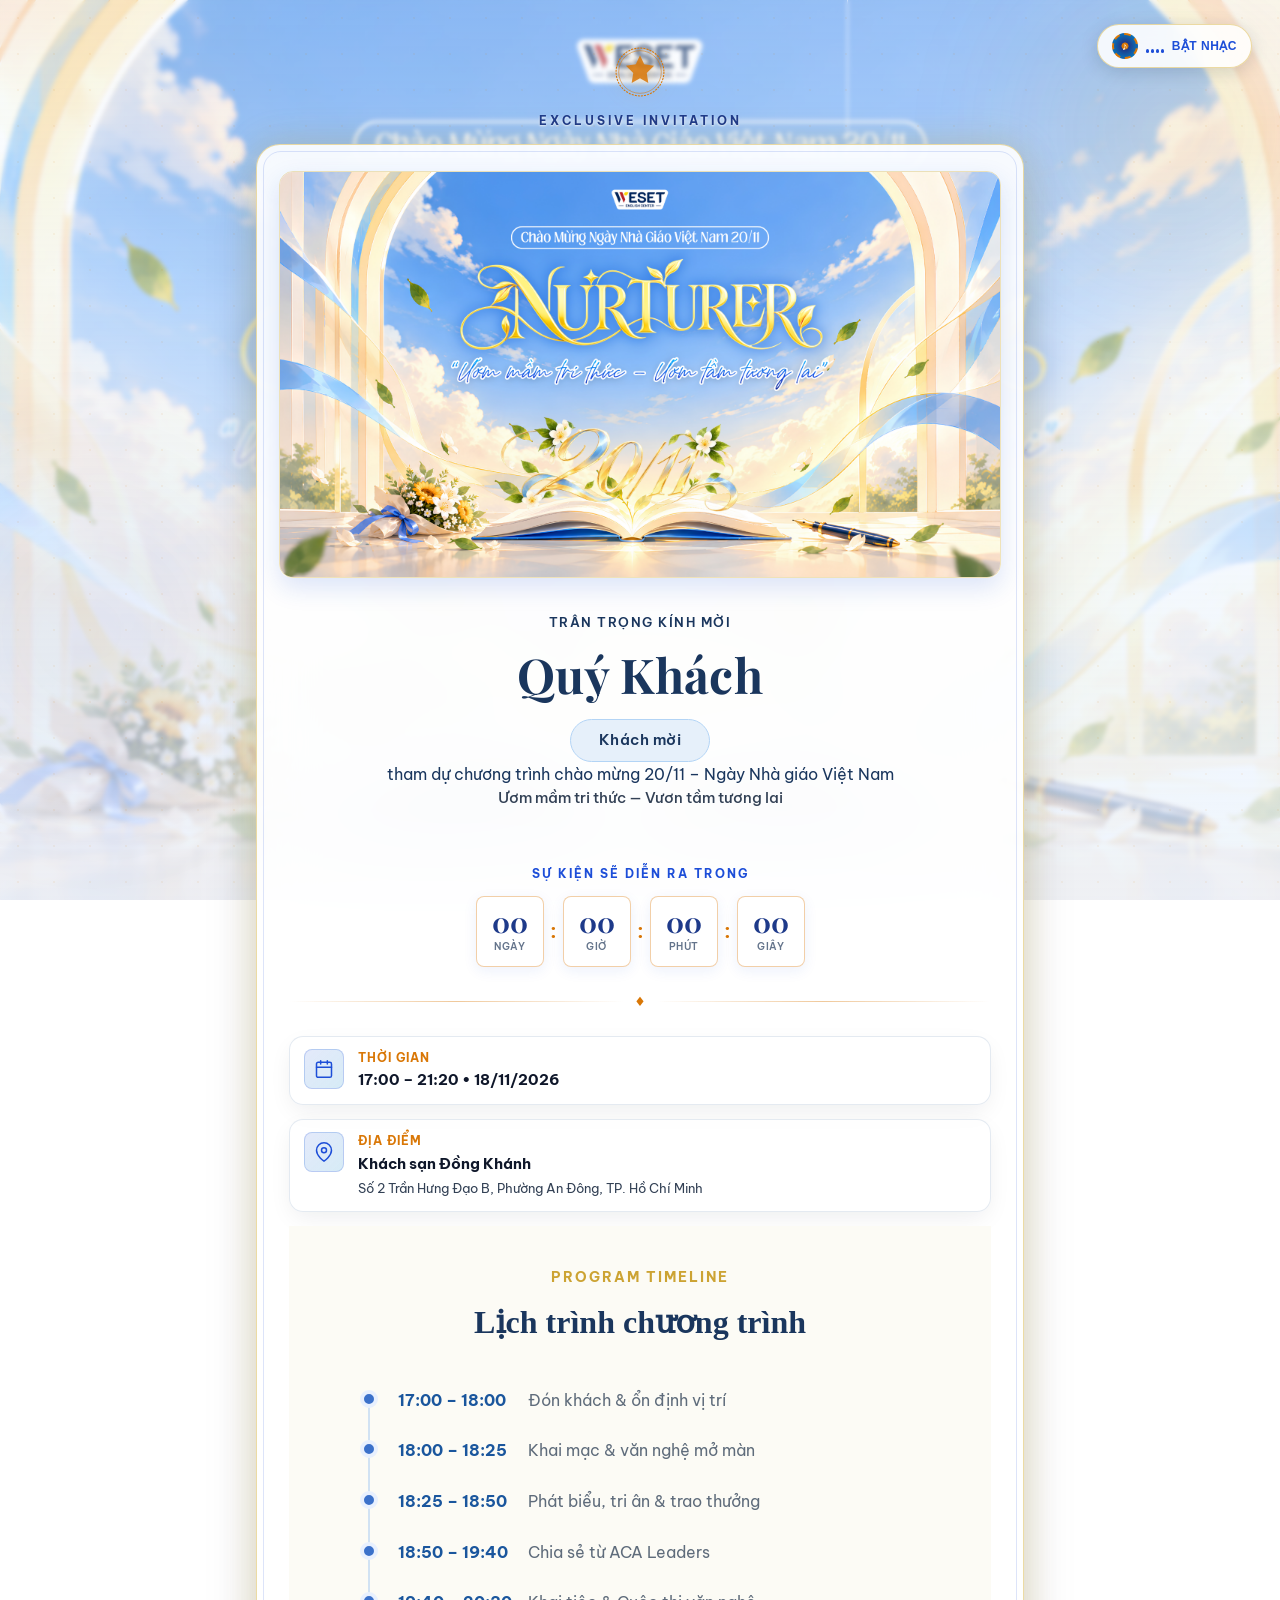
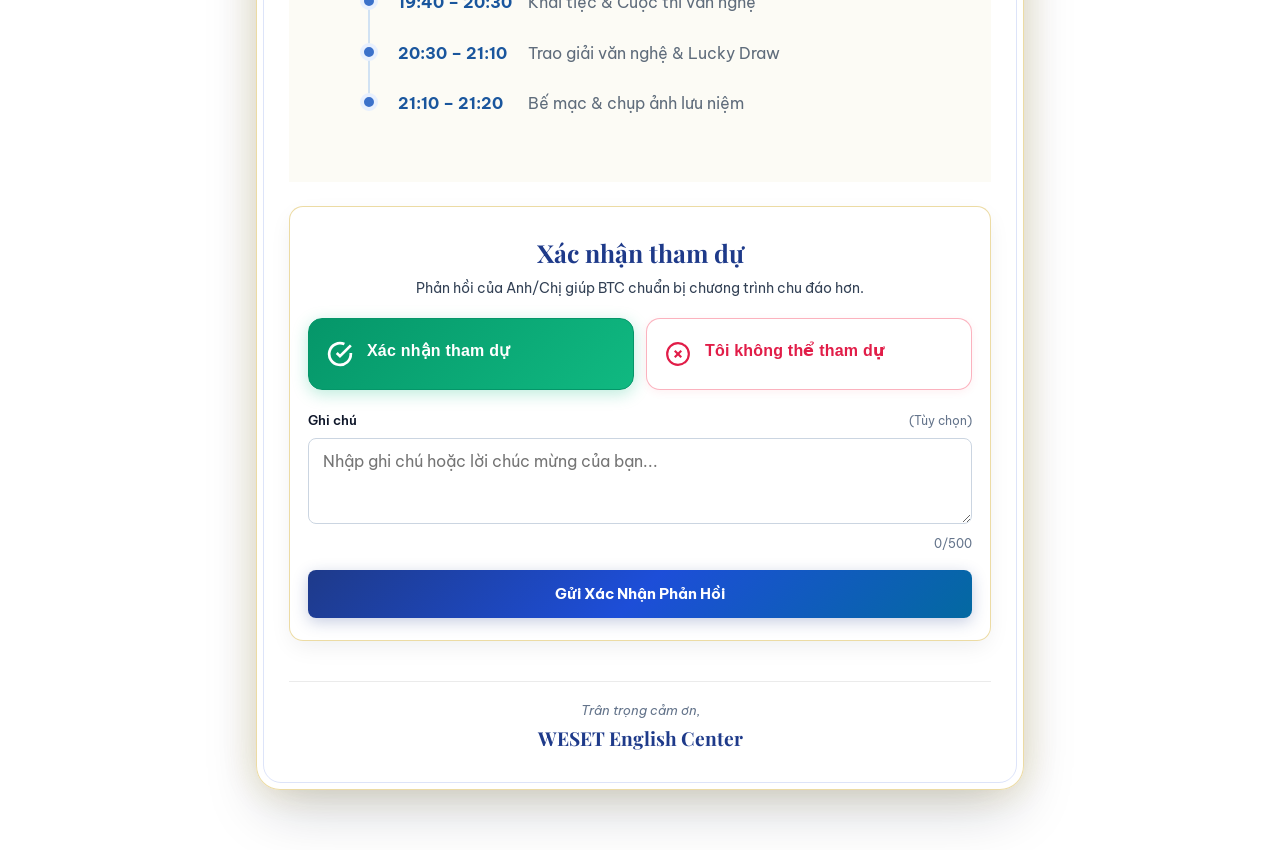
<file: index.html>
<!DOCTYPE html>
<html lang="vi">
<head>
  <meta charset="UTF-8">
  <meta name="viewport" content="width=device-width, initial-scale=1.0, maximum-scale=5.0">
  <title>Thư Mời tham dự 20/11 </title>
  
  <!-- SEO & OpenGraph Meta Tags for Bulk Email & Social Sharing -->
  <meta name="description" content="NURTURER: Ươm mầm tri thức - Vươn tầm tương lai. Thư mời tham dự chương trình chào mừng Ngày Nhà Giáo Việt Nam 20/11 >
  <meta name="theme-color" content="#1d4ed8">

  
  <!-- OpenGraph / Facebook / Zalo -->
  <meta property="og:type" content="website">
  <meta property="og:url" content="https://yourusername.github.io/InviteTicketWebApp/">
  <meta property="og:title" content="Thư Mời tham dự ">
  <meta property="og:description" content="Ươm mầm tri thức - Vươn tầm tương lai. Kính mời Quý Thầy Cô & Quý Khách xác nhận RSVP trực tuyến.">
  <meta property="og:image" content="img/KEY VISUAL 2011.png">
  
  <!-- Twitter Card -->
  <meta name="twitter:card" content="summary_large_image">
  <meta name="twitter:title" content="Thư Mời tam dự">
  <meta name="twitter:description" content="Ươm mầm tri thức - Vươn tầm tương lai. Kính mời Quý Thầy Cô & Quý Khách xác nhận RSVP trực tuyến.">
  <meta name="twitter:image" content="img/KEY VISUAL 2011.png">

  <!-- Google Fonts: Playfair Display (Serif Elegance) & Plus Jakarta Sans (Clean Modern) -->
  <link rel="preconnect" href="https://fonts.googleapis.com">
  <link rel="preconnect" href="https://fonts.gstatic.com" crossorigin>
  <link href="https://fonts.googleapis.com/css2?family=Playfair+Display:ital,wght@0,500;0,600;0,700;1,400;1,600&family=Plus+Jakarta+Sans:wght@300;400;500;600;700&display=swap" rel="stylesheet">

  <link rel="stylesheet" href="style.css">
</head>
<body>

  <!-- Floating Ambient Particles Background -->
  <div class="ambient-glow bg-glow-1" aria-hidden="true"></div>
  <div class="ambient-glow bg-glow-2" aria-hidden="true"></div>
  <div class="stars-pattern" aria-hidden="true"></div>

  <!-- Floating Audio Toggle Button -->
  <button id="audio-toggle-btn" class="audio-control" aria-label="Bật/Tắt âm nhạc nền" title="Bật/Tắt âm nhạc nền">
    <div class="disc-icon-wrapper">
      <span class="disc-vinyl"></span>
      <span class="music-note">♪</span>
    </div>
    <div class="sound-wave" aria-hidden="true">
      <span class="bar bar-1"></span>
      <span class="bar bar-2"></span>
      <span class="bar bar-3"></span>
      <span class="bar bar-4"></span>
    </div>
    <span class="audio-tooltip" id="audio-tooltip">Âm nhạc</span>
  </button>

  <!-- Background Music Audio Element -->
  <audio id="bg-audio" preload="auto" loop></audio>

  <!-- Main Container -->
  <main class="invitation-wrapper">
    
    <!-- Top Ornamental Monogram / Logo -->
    <header class="header-ornament">
      <div class="seal-badge">
        <svg class="seal-icon" viewBox="0 0 100 100" fill="none" xmlns="http://www.w3.org/2000/svg">
          <circle cx="50" cy="50" r="46" stroke="currentColor" stroke-width="2" stroke-dasharray="4 2"/>
          <circle cx="50" cy="50" r="41" stroke="currentColor" stroke-width="1"/>
          <path d="M50 18L58 35L77 38L63 52L66 71L50 62L34 71L37 52L23 38L42 35L50 18Z" fill="currentColor" opacity="0.85"/>
        </svg>
      </div>
      <p class="eyebrow-text">EXCLUSIVE INVITATION</p>
    </header>

    <!-- Invitation Card -->
    <article class="invitation-card" id="invitation-card">
      <div class="card-border-ornament" aria-hidden="true"></div>

      <!-- Key Visual Artwork Banner -->
      <div class="card-hero-banner">
        <img src="img/KEY VISUAL 2011.png" alt="WESET 20/11 NURTURER - Ươm mầm tri thức, Vươn tầm tương lai" class="hero-banner-img" loading="eager">
      </div>
      
      <!-- Card Header -->
      <section class="card-hero">
                   
        <!-- Dynamic Guest Name Banner (Parsed from URL) -->
        <div class="guest-salutation-box" id="guest-salutation-box">
          <div class="salutation-prefix">TRÂN TRỌNG KÍNH MỜI </div>
          <h2 class="guest-name-display" id="guest-name-display">Tên Khách Mời</h2>
         <div class="guest-ticket-badge" id="guest-ticket-badge">
    <span class="ticket-code" id="guest-id-display">Chức vụ</span>
</div>
         <p class="event-description">tham dự chương trình chào mừng 20/11 – Ngày Nhà giáo Việt Nam</p>
        <p class="event-subtitle" id="event-subtitle"><strong>NURTURER – Ươm mầm tri thức, ươm tầm tương lai.</strong></p>

    </div>
</section>

      <!-- Countdown Timer Section -->
      <section class="countdown-section" aria-label="Đếm ngược đến sự kiện">
        <h3 class="section-micro-heading">SỰ KIỆN SẼ DIỄN RA TRONG</h3>
        <div class="countdown-grid" id="countdown-grid">
          <div class="countdown-item">
            <span class="countdown-number" id="cd-days">00</span>
            <span class="countdown-label">Ngày</span>
          </div>
          <div class="countdown-divider">:</div>
          <div class="countdown-item">
            <span class="countdown-number" id="cd-hours">00</span>
            <span class="countdown-label">Giờ</span>
          </div>
          <div class="countdown-divider">:</div>
          <div class="countdown-item">
            <span class="countdown-number" id="cd-minutes">00</span>
            <span class="countdown-label">Phút</span>
          </div>
          <div class="countdown-divider">:</div>
          <div class="countdown-item">
            <span class="countdown-number" id="cd-seconds">00</span>
            <span class="countdown-label">Giây</span>
          </div>
        </div>
      </section>

      <div class="divider-gold" aria-hidden="true">
        <span class="divider-diamond">♦</span>
      </div>

      <!-- Event Logistics Details -->
      <section class="event-details-section">
        <div class="detail-row">
          <div class="detail-icon-box">
            <svg viewBox="0 0 24 24" fill="none" stroke="currentColor" stroke-width="1.8" stroke-linecap="round" stroke-linejoin="round">
              <rect x="3" y="4" width="18" height="18" rx="2" ry="2"></rect>
              <line x1="16" y1="2" x2="16" y2="6"></line>
              <line x1="8" y1="2" x2="8" y2="6"></line>
              <line x1="3" y1="10" x2="21" y2="10"></line>
            </svg>
          </div>
          <div class="detail-content">
            <span class="detail-label">Thời gian</span>
            <strong class="detail-value" id="event-date">17:00 – 21:20 • 18/11/2026</strong>
                    </div>
        </div>

        <div class="detail-row">
          <div class="detail-icon-box">
            <svg viewBox="0 0 24 24" fill="none" stroke="currentColor" stroke-width="1.8" stroke-linecap="round" stroke-linejoin="round">
              <path d="M21 10c0 7-9 13-9 13s-9-6-9-13a9 9 0 0 1 18 0z"></path>
              <circle cx="12" cy="10" r="3"></circle>
            </svg>
          </div>
          <div class="detail-content">
            <span class="detail-label"<span>ĐỊA ĐIỂM</span>
            <strong class="detail-value" id="event-venue">Khách sạn Đồng Khánh</strong>
            <span class="detail-sub" id="event-address">Số 2 Trần Hưng Đạo B, Phường An Đông, TP. Hồ Chí Minh</span>
          </div>
        </div>

     
        <!-- program timeline -->
   <section class="timeline-section">
    <div class="timeline-header">
        <span class="timeline-subtitle">PROGRAM TIMELINE</span>
        <h2 class="timeline-title">Lịch trình chương trình</h2>
    </div>
    
    <div class="timeline-container">
        <!-- Khung chứa đường kẻ dọc -->
        <div class="timeline-line"></div>
        
        <div class="timeline-item">
            <div class="timeline-dot"></div>
            <div class="timeline-time">17:00 – 18:00</div>
            <div class="timeline-content">Đón khách & ổn định vị trí</div>
        </div>
        
        <div class="timeline-item">
            <div class="timeline-dot"></div>
            <div class="timeline-time">18:00 – 18:25</div>
            <div class="timeline-content">Khai mạc & văn nghệ mở màn</div>
        </div>
        
        <div class="timeline-item">
            <div class="timeline-dot"></div>
            <div class="timeline-time">18:25 – 18:50</div>
            <div class="timeline-content">Phát biểu, tri ân & trao thưởng</div>
        </div>
        
        <div class="timeline-item">
            <div class="timeline-dot"></div>
            <div class="timeline-time">18:50 – 19:40</div>
            <div class="timeline-content">Chia sẻ từ ACA Leaders</div>
        </div>
        
        <div class="timeline-item">
            <div class="timeline-dot"></div>
            <div class="timeline-time">19:40 – 20:30</div>
            <div class="timeline-content">Khai tiệc & Cuộc thi văn nghệ</div>
        </div>
        
        <div class="timeline-item">
            <div class="timeline-dot"></div>
            <div class="timeline-time">20:30 – 21:10</div>
            <div class="timeline-content">Trao giải văn nghệ & Lucky Draw</div>
        </div>
        
        <div class="timeline-item">
            <div class="timeline-dot"></div>
            <div class="timeline-time">21:10 – 21:20</div>
            <div class="timeline-content">Bế mạc & chụp ảnh lưu niệm</div>
        </div>
    </div>
</section>

      <!-- ==================== RSVP SECTION ==================== -->
      <section class="rsvp-section" id="rsvp-container">
        <div class="rsvp-header">
         
          <h3 class="rsvp-title">Xác nhận tham dự</h3>
          <p class="rsvp-subtitle">
            Phản hồi của Anh/Chị giúp BTC chuẩn bị chương trình chu đáo hơn.
          </p>
        </div>

        <!-- RSVP Form (Headless Google Form Integration) -->
        <form id="rsvp-form" class="rsvp-form" novalidate>
          
          <!-- Hidden inputs automatically populated from URL query params -->
          <input type="hidden" id="input-guest-id" name="guest_id" value="">
          <input type="hidden" id="input-guest-name" name="guest_name" value="">
          <input type="hidden" id="input-attendance-status" name="attendance_status" value="">

          <!-- Read-only Guest Identification Preview in Form -->
        
          <!-- Optional Manual Name Input (Shown only when opened without ?name= parameter) -->
          <div class="form-group hidden" id="group-manual-name" style="margin-bottom: 16px;">
            <label for="input-manual-name" class="form-label">
              <span>Họ và tên Quý khách:</span>
              <span class="label-hint">(Vui lòng nhập tên)</span>
            </label>
            <input type="text" id="input-manual-name" class="form-control" placeholder="Ví dụ: Nguyễn Văn An" maxlength="100">
          </div>

          <!-- Quick One-Tap Action Buttons -->
          <div class="quick-rsvp-group">
            <button 
              type="button" 
              id="btn-rsvp-accept" 
              class="rsvp-btn rsvp-btn-accept" 
              data-attendance="Tham gia">
              <span class="btn-spinner" aria-hidden="true"></span>
              <span class="btn-content">
                <svg class="btn-rsvp-icon" viewBox="0 0 24 24" fill="none" stroke="currentColor" stroke-width="2.5">
                  <path d="M22 11.08V12a10 10 0 1 1-5.93-9.14"></path>
                  <polyline points="22 4 12 14.01 9 11.01"></polyline>
                </svg>
                <span class="btn-main-text">Xác nhận tham dự</span>
                           </span>
            </button>

            <button 
              type="button" 
              id="btn-rsvp-decline" 
              class="rsvp-btn rsvp-btn-decline" 
              data-attendance="Không thể tham gia">
              <span class="btn-spinner" aria-hidden="true"></span>
              <span class="btn-content">
                <svg class="btn-rsvp-icon" viewBox="0 0 24 24" fill="none" stroke="currentColor" stroke-width="2">
                  <circle cx="12" cy="12" r="10"></circle>
                  <line x1="15" y1="9" x2="9" y2="15"></line>
                  <line x1="9" y1="9" x2="15" y2="15"></line>
                </svg>
                <span class="btn-main-text">Tôi không thể tham dự</span>
                           </span>
            </button>
          </div>

          <!-- Optional Fields Container -->
          <div class="optional-fields-wrapper" id="optional-fields">
            
            <!-- Ghi chú (Khớp trực tiếp với Google Form) -->
            <div class="form-group">
              <label for="textarea-notes" class="form-label">
                <span>Ghi chú</span>
                <span class="label-hint">(Tùy chọn)</span>
              </label>
              <textarea 
                id="textarea-notes" 
                name="notes" 
                class="form-control form-textarea" 
                rows="3" 
                placeholder="Nhập ghi chú hoặc lời chúc mừng của bạn..."
                maxlength="500"></textarea>
              <div class="char-counter"><span id="char-count">0</span>/500</div>
            </div>

            <!-- Alternative Explicit Submit Button -->
            <div class="custom-submit-wrapper" id="custom-submit-wrapper">
              <button type="submit" id="btn-submit-rsvp" class="submit-action-btn">
                <span class="btn-spinner" aria-hidden="true"></span>
                <span class="btn-text">Gửi Xác Nhận Phản Hồi</span>
              </button>
            </div>
          </div>

          <!-- Loading & Submission Feedback Area -->
          <div id="form-feedback" class="form-feedback" role="alert" aria-live="polite"></div>
        </form>

        <!-- Post-Submission Confirmed Card (Shown after submitting or if already responded) -->
        <div id="rsvp-submitted-banner" class="submitted-banner hidden">
          <div class="submitted-icon">
            <svg viewBox="0 0 24 24" fill="none" stroke="currentColor" stroke-width="2.5">
              <path d="M22 11.08V12a10 10 0 1 1-5.93-9.14"></path>
              <polyline points="22 4 12 14.01 9 11.01"></polyline>
            </svg>
          </div>
          <h4 class="submitted-title" id="submitted-title">Quý Thầy Cô & Quý Khách Đã Phản Hồi RSVP</h4>
          <p class="submitted-text" id="submitted-summary">Cảm ơn Quý Thầy Cô & Quý Khách đã phản hồi. Chúng tôi đã ghi nhận thông tin tham dự của Quý Thầy Cô & Quý Khách.</p>
          <button type="button" id="btn-re-edit" class="btn-re-edit">
            Thay đổi lựa chọn phản hồi
          </button>
        </div>

      </section>

      <!-- Footer / Gratitude -->
      <footer class="card-footer">
        <p class="host-line">Trân trọng cảm ơn,</p>
        <p class="host-signature" id="event-host">WESET English Center</p>
            </footer>

    </article>
  </main>

  <!-- ==================== CONFIRMATION MODAL ==================== -->
  <div id="confirmation-modal" class="modal-backdrop hidden" role="dialog" aria-modal="true" aria-labelledby="modal-title">
    <div class="modal-dialog">
      <div class="modal-card">
        <button type="button" class="modal-close-btn" id="modal-close-btn" aria-label="Đóng cửa sổ">&times;</button>
        
        <div class="modal-badge-wrapper">
          <div class="modal-success-circle">
            <svg viewBox="0 0 24 24" fill="none" stroke="currentColor" stroke-width="3" stroke-linecap="round" stroke-linejoin="round">
              <polyline points="20 6 9 17 4 12"></polyline>
            </svg>
          </div>
        </div>

        <h3 class="modal-title" id="modal-title">Cảm Ơn Quý Thầy Cô & Quý Khách Đã Xác Nhận!</h3>
        <p class="modal-guest-line" id="modal-guest-name">Kính gửi Quý Khách,</p>
        
        <div class="modal-status-box" id="modal-status-box">
          <!-- Filled dynamically by script.js -->
        </div>

        <p class="modal-closing-note">
          Thông tin phản hồi của Quý Thầy Cô & Quý Khách đã được chuyển tới Ban Tổ Chức. Chúc Quý Thầy Cô & Quý Khách một ngày tuyệt vời và hẹn gặp lại trong sự kiện!
        </p>

        <div class="modal-actions">
          <button type="button" class="modal-btn modal-btn-primary" id="modal-btn-calendar">
            <svg viewBox="0 0 24 24" fill="none" stroke="currentColor" stroke-width="2" class="modal-btn-icon">
              <rect x="3" y="4" width="18" height="18" rx="2" ry="2"></rect>
              <line x1="16" y1="2" x2="16" y2="6"></line>
              <line x1="8" y1="2" x2="8" y2="6"></line>
              <line x1="3" y1="10" x2="21" y2="10"></line>
            </svg>
            Lưu vào Lịch Nhắc
          </button>
          <button type="button" class="modal-btn modal-btn-secondary" id="modal-btn-done">
            Đã hiểu & Hoàn tất
          </button>
        </div>
      </div>
    </div>
  </div>

  <!-- Toast Notification Container -->
  <div id="toast-container" class="toast-container" aria-live="polite"></div>

  <!-- Application Logic -->
  <script src="script.js"></script>
</body>
</html>
</file>
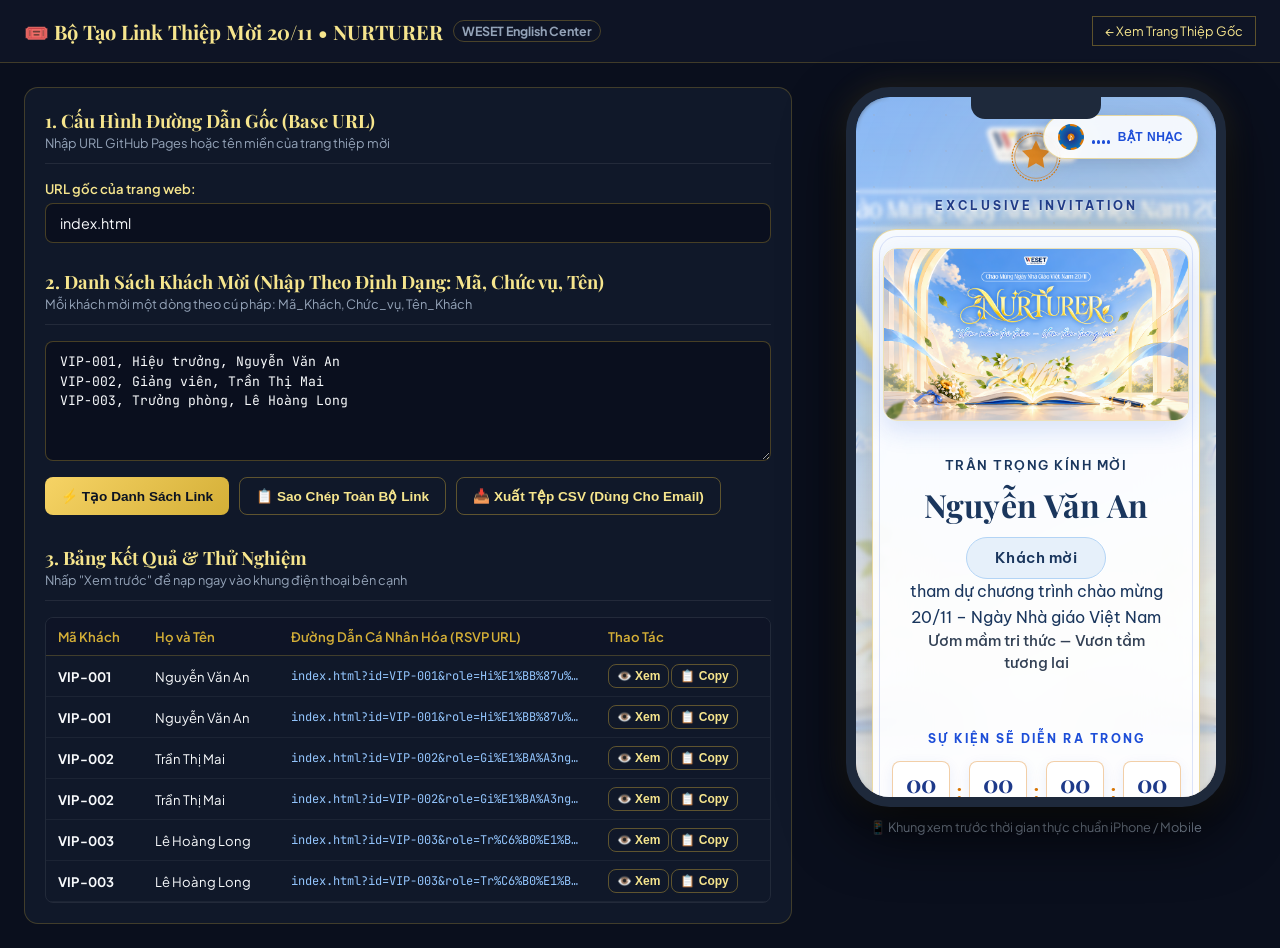
<file: generator.html>
<!DOCTYPE html>
<html lang="vi">

<head>
  <meta charset="UTF-8">
  <meta name="viewport" content="width=device-width, initial-scale=1.0">
  <title>Trình Tạo Link Thiệp Mời Hàng Loạt & Xem Trước | Bulk Link Generator</title>

  <link rel="preconnect" href="https://fonts.googleapis.com">
  <link rel="preconnect" href="https://fonts.gstatic.com" crossorigin>
  <link
    href="https://fonts.googleapis.com/css2?family=Playfair+Display:ital,wght@0,600;0,700;1,400&family=Plus+Jakarta+Sans:wght@400;500;600;700&family=JetBrains+Mono:wght@400;600&display=swap"
    rel="stylesheet">

  <style>
    :root {
      --bg-dark: #0a0f1d;
      --bg-card: rgba(18, 26, 43, 0.92);
      --gold-primary: #d4af37;
      --gold-light: #f6e58d;
      --text-primary: #f8fafc;
      --text-muted: #94a3b8;
      --radius-sm: 8px;
      --radius-md: 14px;
      --font-serif: 'Playfair Display', Georgia, serif;
      --font-sans: 'Plus Jakarta Sans', sans-serif;
      --font-mono: 'JetBrains Mono', monospace;
    }

    * {
      box-sizing: border-box;
      margin: 0;
      padding: 0;
    }

    body {
      background-color: var(--bg-dark);
      color: var(--text-primary);
      font-family: var(--font-sans);
      min-height: 100vh;
      display: flex;
      flex-direction: column;
    }

    header {
      background: rgba(14, 21, 38, 0.95);
      border-bottom: 1px solid rgba(212, 175, 55, 0.25);
      padding: 16px 24px;
      display: flex;
      justify-content: space-between;
      align-items: center;
    }

    .brand-title {
      font-family: var(--font-serif);
      color: var(--gold-light);
      font-size: 1.25rem;
      display: flex;
      align-items: center;
      gap: 10px;
    }

    .brand-title span {
      font-size: 0.78rem;
      font-family: var(--font-sans);
      color: var(--text-muted);
      border: 1px solid rgba(212, 175, 55, 0.3);
      padding: 2px 8px;
      border-radius: 999px;
    }

    .main-grid {
      display: grid;
      grid-template-columns: 1fr 440px;
      gap: 24px;
      padding: 24px;
      flex: 1;
      max-width: 1440px;
      margin: 0 auto;
      width: 100%;
    }

    @media (max-width: 960px) {
      .main-grid {
        grid-template-columns: 1fr;
      }
    }

    .panel {
      background: var(--bg-card);
      border: 1px solid rgba(212, 175, 55, 0.25);
      border-radius: var(--radius-md);
      padding: 20px;
      display: flex;
      flex-direction: column;
      gap: 16px;
    }

    .panel-header {
      border-bottom: 1px solid rgba(255, 255, 255, 0.08);
      padding-bottom: 12px;
    }

    .panel-title {
      font-family: var(--font-serif);
      font-size: 1.15rem;
      color: var(--gold-light);
    }

    .panel-desc {
      font-size: 0.8rem;
      color: var(--text-muted);
      margin-top: 2px;
    }

    .form-group {
      display: flex;
      flex-direction: column;
      gap: 6px;
    }

    label {
      font-size: 0.82rem;
      font-weight: 600;
      color: var(--gold-light);
    }

    input,
    textarea {
      width: 100%;
      background: rgba(10, 15, 29, 0.85);
      border: 1px solid rgba(212, 175, 55, 0.3);
      color: var(--text-primary);
      padding: 10px 14px;
      border-radius: var(--radius-sm);
      font-family: var(--font-sans);
      font-size: 0.9rem;
      outline: none;
    }

    input:focus,
    textarea:focus {
      border-color: var(--gold-primary);
      box-shadow: 0 0 0 2px rgba(212, 175, 55, 0.2);
    }

    textarea {
      font-family: var(--font-mono);
      font-size: 0.82rem;
      resize: vertical;
      min-height: 120px;
      line-height: 1.5;
    }

    .btn-row {
      display: flex;
      gap: 10px;
      flex-wrap: wrap;
    }

    button {
      padding: 10px 16px;
      border-radius: var(--radius-sm);
      font-weight: 600;
      font-size: 0.85rem;
      cursor: pointer;
      border: none;
      transition: all 0.2s;
      display: inline-flex;
      align-items: center;
      gap: 6px;
    }

    .btn-gold {
      background: linear-gradient(135deg, #f6d365 0%, #d4af37 100%);
      color: #0c1322;
    }

    .btn-gold:hover {
      filter: brightness(1.1);
      transform: translateY(-1px);
    }

    .btn-outline {
      background: transparent;
      border: 1px solid rgba(212, 175, 55, 0.4);
      color: var(--gold-light);
    }

    .btn-outline:hover {
      background: rgba(212, 175, 55, 0.12);
    }

    .table-container {
      overflow-x: auto;
      max-height: 380px;
      border: 1px solid rgba(255, 255, 255, 0.08);
      border-radius: var(--radius-sm);
    }

    table {
      width: 100%;
      border-collapse: collapse;
      font-size: 0.82rem;
    }

    th {
      background: rgba(14, 21, 38, 0.95);
      color: var(--gold-primary);
      text-align: left;
      padding: 10px 12px;
      position: sticky;
      top: 0;
      font-weight: 600;
      border-bottom: 1px solid rgba(212, 175, 55, 0.25);
    }

    td {
      padding: 8px 12px;
      border-bottom: 1px solid rgba(255, 255, 255, 0.05);
      color: var(--text-primary);
    }

    tr:hover td {
      background: rgba(212, 175, 55, 0.05);
    }

    .url-cell {
      font-family: var(--font-mono);
      font-size: 0.75rem;
      color: #93c5fd;
      max-width: 280px;
      overflow: hidden;
      text-overflow: ellipsis;
      white-space: nowrap;
    }

    /* Mobile Device Mockup Frame */
    .preview-column {
      display: flex;
      flex-direction: column;
      align-items: center;
      gap: 12px;
    }

    .phone-mockup {
      width: 380px;
      height: 720px;
      background: #000;
      border-radius: 44px;
      border: 10px solid #1e293b;
      box-shadow: 0 25px 60px rgba(0, 0, 0, 0.8), 0 0 30px rgba(212, 175, 55, 0.15);
      position: relative;
      overflow: hidden;
    }

    .phone-notch {
      position: absolute;
      top: 0;
      left: 50%;
      transform: translateX(-50%);
      width: 130px;
      height: 22px;
      background: #1e293b;
      border-bottom-left-radius: 14px;
      border-bottom-right-radius: 14px;
      z-index: 10;
    }

    .phone-mockup iframe {
      width: 100%;
      height: 100%;
      border: none;
      background: #0a0f1d;
    }

    .preview-info {
      font-size: 0.8rem;
      color: var(--text-muted);
      text-align: center;
    }

    .toast {
      position: fixed;
      bottom: 24px;
      right: 24px;
      background: #10b981;
      color: #fff;
      padding: 10px 18px;
      border-radius: var(--radius-sm);
      font-size: 0.85rem;
      box-shadow: 0 8px 24px rgba(0, 0, 0, 0.4);
      display: none;
      animation: fadeIn 0.3s;
    }
  </style>
</head>

<body>

  <header>
    <h1 class="brand-title">
      🎟️ Bộ Tạo Link Thiệp Mời 20/11 • NURTURER
      <span>WESET English Center</span>
    </h1>
    <a href="index.html" class="btn-outline" style="text-decoration:none; padding:6px 12px; font-size:0.8rem;">
      ← Xem Trang Thiệp Gốc
    </a>
  </header>

  <div class="main-grid">
    <!-- Configuration & Batch Generator Column -->
    <div class="panel">
      <div class="panel-header">
        <h2 class="panel-title">1. Cấu Hình Đường Dẫn Gốc (Base URL)</h2>
        <p class="panel-desc">Nhập URL GitHub Pages hoặc tên miền của trang thiệp mời</p>
      </div>

      <div class="form-group">
        <label for="base-url">URL gốc của trang web:</label>
        <input type="text" id="base-url" value="index.html"
          placeholder="https://username.github.io/InviteTicketWebApp/">
      </div>

      <div class="panel-header" style="margin-top: 10px;">
        <h2 class="panel-title">2. Danh Sách Khách Mời (Nhập Theo Định Dạng: Mã, Chức vụ, Tên)</h2>
        <p class="panel-desc">Mỗi khách mời một dòng theo cú pháp: Mã_Khách, Chức_vụ, Tên_Khách</p>
      </div>

      <div class="form-group">
        <textarea id="guest-input" placeholder="VIP-001, Hiệu trưởng, Nguyễn Văn An
VIP-002, Giảng viên, Trần Thị Mai
VIP-003, Trưởng phòng, Lê Hoàng Long">VIP-001, Hiệu trưởng, Nguyễn Văn An
VIP-002, Giảng viên, Trần Thị Mai
VIP-003, Trưởng phòng, Lê Hoàng Long</textarea>
      </div>

      <div class="btn-row">
        <button type="button" class="btn-gold" id="btn-generate">
          ⚡ Tạo Danh Sách Link
        </button>
        <button type="button" class="btn-outline" id="btn-copy-all">
          📋 Sao Chép Toàn Bộ Link
        </button>
        <button type="button" class="btn-outline" id="btn-export-csv">
          📥 Xuất Tệp CSV (Dùng Cho Email)
        </button>
      </div>

      <div class="panel-header" style="margin-top: 14px;">
        <h2 class="panel-title">3. Bảng Kết Quả & Thử Nghiệm</h2>
        <p class="panel-desc">Nhấp "Xem trước" để nạp ngay vào khung điện thoại bên cạnh</p>
      </div>

      <div class="table-container">
        <table>
          <thead>
            <tr>
              <th>Mã Khách</th>
              <th>Họ và Tên</th>
              <th>Đường Dẫn Cá Nhân Hóa (RSVP URL)</th>
              <th>Thao Tác</th>
            </tr>
          </thead>
          <tbody id="result-tbody">
            <!-- Rendered by JS -->
          </tbody>
        </table>
      </div>
    </div>

    <!-- Live Mobile Preview Column -->
    <div class="preview-column">
      <div class="phone-mockup">
        <div class="phone-notch"></div>
        <iframe id="preview-iframe" src="index.html?id=VIP-001&name=Nguy%E1%BB%85n%20V%C4%83n%20An"></iframe>
      </div>
      <p class="preview-info">
        📱 Khung xem trước thời gian thực chuẩn iPhone / Mobile
      </p>
    </div>
  </div>

  <div id="toast" class="toast">Đã sao chép!</div>

  <script>
    const baseUrlInput = document.getElementById("base-url");
    const guestInput = document.getElementById("guest-input");
    const btnGenerate = document.getElementById("btn-generate");
    const btnCopyAll = document.getElementById("btn-copy-all");
    const btnExportCsv = document.getElementById("btn-export-csv");
    const resultTbody = document.getElementById("result-tbody");
    const previewIframe = document.getElementById("preview-iframe");
    const toast = document.getElementById("toast");

    let currentGuestList = [];

    function showToast(msg) {
      toast.textContent = msg;
      toast.style.display = "block";
      setTimeout(() => { toast.style.display = "none"; }, 2500);
    }

    function generateLinks() {
      const rawText = guestInput.value.trim();
      let baseUrl = baseUrlInput.value.trim();
      if (!baseUrl) baseUrl = "index.html";

      const lines = rawText.split("\n");
      currentGuestList = [];

      lines.forEach((line) => {
        const parts = line.split(",").map(p => p.trim());
        if (parts.length >= 1 && parts[0] !== "") {
          const id = parts[0];
          const role = parts[1] || "";
          const name = parts[2] || "Quý Khách";

          // Formulate URL
          const separator = baseUrl.includes("?") ? "&" : "?";
          const fullUrl = `${baseUrl}${separator}id=${encodeURIComponent(id)}&role=${encodeURIComponent(role)}&name=${encodeURIComponent(name)}`;

          currentGuestList.push({ id, name, fullUrl });
          currentGuestList.push({ id, name, fullUrl });
        }
      });

      renderTable();
    }

    function renderTable() {
      resultTbody.innerHTML = "";

      if (currentGuestList.length === 0) {
        resultTbody.innerHTML = `<tr><td colspan="4" style="text-align:center; color:#94a3b8; padding:20px;">Chưa có dữ liệu khách mời</td></tr>`;
        return;
      }

      currentGuestList.forEach((guest, idx) => {
        const tr = document.createElement("tr");
        tr.innerHTML = `
          <td><strong>${guest.id}</strong></td>
          <td>${guest.name}</td>
          <td class="url-cell" title="${guest.fullUrl}">${guest.fullUrl}</td>
          <td style="white-space:nowrap;">
            <button type="button" class="btn-outline" style="padding:4px 8px; font-size:0.75rem;" onclick="previewGuest('${encodeURIComponent(guest.fullUrl)}')">
              👁️ Xem
            </button>
            <button type="button" class="btn-outline" style="padding:4px 8px; font-size:0.75rem;" onclick="copySingle('${encodeURIComponent(guest.fullUrl)}')">
              📋 Copy
            </button>
          </td>
        `;
        resultTbody.appendChild(tr);
      });
    }

    window.previewGuest = function (encodedUrl) {
      const url = decodeURIComponent(encodedUrl);
      previewIframe.src = url;
      showToast("Đang xem trước khách mời!");
    };

    window.copySingle = function (encodedUrl) {
      const url = decodeURIComponent(encodedUrl);
      navigator.clipboard.writeText(url).then(() => {
        showToast("Đã sao chép liên kết vào bộ nhớ tạm!");
      });
    };

    btnGenerate.addEventListener("click", () => {
      generateLinks();
      showToast("Đã tạo liên kết thành công!");
    });

    btnCopyAll.addEventListener("click", () => {
      if (currentGuestList.length === 0) return;
      const allUrls = currentGuestList.map(g => `${g.id}\t${g.name}\t${g.fullUrl}`).join("\n");
      navigator.clipboard.writeText(allUrls).then(() => {
        showToast(`Đã sao chép ${currentGuestList.length} liên kết!`);
      });
    });

    btnExportCsv.addEventListener("click", () => {
      if (currentGuestList.length === 0) return;
      let csvContent = "\uFEFFGuest_ID,Guest_Name,Invitation_URL\n";
      currentGuestList.forEach(g => {
        csvContent += `"${g.id}","${g.name}","${g.fullUrl}"\n`;
      });
      const blob = new Blob([csvContent], { type: "text/csv;charset=utf-8;" });
      const url = URL.createObjectURL(blob);
      const a = document.createElement("a");
      a.href = url;
      a.download = "danh_sach_link_thiep_moi.csv";
      a.click();
      URL.revokeObjectURL(url);
      showToast("Đã tải xuống tệp CSV!");
    });

    // Auto-generate on first load
    generateLinks();
  </script>
</body>

</html>
</file>
<file: style.css>
/* ==========================================================================
   WESET 20/11 "NURTURER" INVITATION & RSVP STYLESHEET
   Aesthetic: Ethereal Luminous Sky Blue, Sunlight Gold & Elegant Glassmorphism
   Designed to seamlessly blend with img/KEY VISUAL 2011.png
   ========================================================================== */

/* --------------------------------------------------------------------------
   1. CSS Custom Properties / Design Tokens
   -------------------------------------------------------------------------- */
@import url('https://fonts.googleapis.com/css2?family=Be+Vietnam+Pro:ital,wght@0,300;0,400;0,500;0,600;0,700;1,400;1,500;1,600;1,700&display=swap');
:root {
  /* Brand Colors from Key Visual */
  --weset-blue: #1d4ed8;
  --weset-blue-dark: #1e3a8a;
  --weset-blue-light: #60a5fa;
  --weset-sky: #0284c7;
  --weset-sky-light: #e0f2fe;

  /* Radiant Sunlight Gold */
  --gold-primary: #d97706;
  --gold-light: #fbbf24;
  --gold-dark: #b45309;
  --gold-accent: #f59e0b;
  --gold-glow: rgba(245, 158, 11, 0.35);
  --gold-gradient: linear-gradient(135deg, #f59e0b 0%, #d97706 50%, #b45309 100%);
  --blue-gradient: linear-gradient(135deg, #1d4ed8 0%, #0284c7 100%);
  --royal-gradient: linear-gradient(135deg, #1e3a8a 0%, #1d4ed8 50%, #0369a1 100%);

  /* Backgrounds & Glassmorphism Surfaces */
  --bg-overlay: rgba(240, 246, 255, 0.55);
  --card-bg: rgba(255, 255, 255, 0.90);
  --card-border: rgba(212, 175, 55, 0.45);
  --card-border-inner: rgba(29, 78, 216, 0.15);
  --surface-row: rgba(255, 255, 255, 0.85);
  --surface-row-border: rgba(226, 232, 240, 0.9);
  
  /* Form Inputs */
  --input-bg: #ffffff;
  --input-border: #cbd5e1;
  --input-focus-border: #2563eb;
  --input-focus-glow: rgba(37, 99, 235, 0.18);

  /* Typography Colors (High-Contrast Slate on Luminous Glass) */
  --text-main: #0f172a;       /* Slate 900 */
  --text-body: #334155;       /* Slate 700 */
  --text-muted: #64748b;      /* Slate 500 */
  --text-light: #ffffff;
  --text-gold: #b45309;

  /* State Colors */
  --color-success: #059669;
  --color-success-bg: rgba(16, 185, 129, 0.12);
  --color-success-border: rgba(16, 185, 129, 0.4);
  --color-decline: #e11d48;
  --color-decline-bg: rgba(244, 63, 94, 0.08);
  --color-decline-border: rgba(244, 63, 94, 0.35);

  /* Typography */
  --font-serif: 'Playfair Display', Georgia, serif;
  --font-sans: "Be Vietnam Pro", system-ui, sans-serif;

  /* Radii & Shadows */
  --radius-sm: 8px;
  --radius-md: 14px;
  --radius-lg: 24px;
  --radius-full: 9999px;
  --shadow-card: 0 25px 60px -10px rgba(15, 23, 42, 0.22), 0 0 35px rgba(212, 175, 55, 0.25);
  --shadow-soft: 0 8px 24px -4px rgba(15, 23, 42, 0.08);
  --shadow-btn: 0 8px 20px -4px rgba(217, 119, 6, 0.35);

  /* Transitions */
  --transition-fast: 0.18s ease;
  --transition-normal: 0.28s cubic-bezier(0.16, 1, 0.3, 1);
}

/* --------------------------------------------------------------------------
   2. Base Reset & Fixed Background Setup
   -------------------------------------------------------------------------- */
*, *::before, *::after {
  box-sizing: border-box;
  margin: 0;
  padding: 0;
}

html {
  font-size: 16px;
  scroll-behavior: smooth;
  -webkit-text-size-adjust: 100%;
}

body {
  font-family: var(--font-sans);
  color: var(--text-main);
  min-height: 100vh;
  line-height: 1.6;
  overflow-x: hidden;
  position: relative;
  -webkit-font-smoothing: antialiased;
  -moz-osx-font-smoothing: grayscale;
}

/* Fixed Fullscreen Background Image with Smooth Parallax */
body::before {
  content: "";
  position: fixed;
  inset: 0;
  background-image: url('img/KEY VISUAL 2011.png');
  background-position: center top;
  background-repeat: no-repeat;
  background-size: cover;
  z-index: -2;
  transform: translateZ(0); /* Hardware Acceleration */
}

/* Atmospheric Sun-Ray & Sky Tint Gradient Overlay */
body::after {
  content: "";
  position: fixed;
  inset: 0;
  background: linear-gradient(
    180deg,
    rgba(240, 246, 255, 0.35) 0%,
    rgba(240, 246, 255, 0.55) 40%,
    rgba(235, 243, 255, 0.82) 100%
  );
  backdrop-filter: blur(2px);
  -webkit-backdrop-filter: blur(2px);
  z-index: -1;
  pointer-events: none;
}

/* Ambient Floating Particles */
.ambient-glow {
  position: fixed;
  border-radius: 50%;
  filter: blur(80px);
  pointer-events: none;
  z-index: 0;
  opacity: 0.45;
  animation: pulse-glow 9s ease-in-out infinite alternate;
}

.bg-glow-1 {
  width: 380px;
  height: 380px;
  top: -60px;
  right: -80px;
  background: radial-gradient(circle, rgba(245, 158, 11, 0.35) 0%, rgba(245, 158, 11, 0) 70%);
}

.bg-glow-2 {
  width: 420px;
  height: 420px;
  bottom: 60px;
  left: -120px;
  background: radial-gradient(circle, rgba(29, 78, 216, 0.25) 0%, rgba(2, 132, 199, 0) 70%);
}

.stars-pattern {
  position: fixed;
  inset: 0;
  background-image: radial-gradient(rgba(217, 119, 6, 0.12) 1px, transparent 1px);
  background-size: 36px 36px;
  pointer-events: none;
  z-index: 0;
  opacity: 0.5;
}

@keyframes pulse-glow {
  0% { transform: scale(1) translate(0, 0); opacity: 0.35; }
  100% { transform: scale(1.15) translate(15px, 20px); opacity: 0.55; }
}

/* --------------------------------------------------------------------------
   3. Floating Audio Toggle Controller
   -------------------------------------------------------------------------- */
.audio-control {
  position: fixed;
  top: 18px;
  right: 18px;
  z-index: 100;
  display: flex;
  align-items: center;
  gap: 8px;
  padding: 8px 14px;
  background: rgba(255, 255, 255, 0.88);
  backdrop-filter: blur(14px);
  -webkit-backdrop-filter: blur(14px);
  border: 1.5px solid var(--card-border);
  border-radius: var(--radius-full);
  color: var(--weset-blue);
  cursor: pointer;
  box-shadow: 0 4px 18px rgba(15, 23, 42, 0.15);
  transition: all var(--transition-normal);
}

.audio-control:hover {
  transform: translateY(-2px);
  background: #ffffff;
  border-color: var(--gold-primary);
  box-shadow: 0 6px 22px rgba(29, 78, 216, 0.2);
}

.disc-icon-wrapper {
  position: relative;
  width: 26px;
  height: 26px;
  display: grid;
  place-items: center;
}

.disc-vinyl {
  width: 100%;
  height: 100%;
  border-radius: 50%;
  border: 2px dashed var(--gold-primary);
  background: radial-gradient(circle, var(--gold-primary) 20%, #1e3a8a 25%, #0284c7 100%);
  transition: transform 0.5s ease;
}

.audio-control.is-playing .disc-vinyl {
  animation: spin 3.5s linear infinite;
}

.music-note {
  position: absolute;
  font-size: 11px;
  color: #ffffff;
  font-weight: 700;
  pointer-events: none;
}

.sound-wave {
  display: flex;
  align-items: flex-end;
  gap: 2px;
  height: 14px;
}

.sound-wave .bar {
  width: 3px;
  height: 4px;
  background-color: var(--weset-blue);
  border-radius: 2px;
  transition: height 0.2s ease;
}

.audio-control.is-playing .sound-wave .bar-1 { animation: wave 1.1s ease-in-out infinite alternate; }
.audio-control.is-playing .sound-wave .bar-2 { animation: wave 0.8s ease-in-out infinite alternate 0.2s; }
.audio-control.is-playing .sound-wave .bar-3 { animation: wave 1.3s ease-in-out infinite alternate 0.4s; }
.audio-control.is-playing .sound-wave .bar-4 { animation: wave 0.9s ease-in-out infinite alternate 0.1s; }

.audio-tooltip {
  font-size: 0.75rem;
  font-weight: 700;
  letter-spacing: 0.5px;
  text-transform: uppercase;
  color: var(--weset-blue);
}

@keyframes spin {
  from { transform: rotate(0deg); }
  to { transform: rotate(360deg); }
}

@keyframes wave {
  0% { height: 4px; }
  100% { height: 14px; }
}

/* --------------------------------------------------------------------------
   4. Main Invitation Container & Header Ornament
   -------------------------------------------------------------------------- */
.invitation-wrapper {
  position: relative;
  z-index: 1;
  width: 100%;
  max-width: 800px;
  margin: 0 auto;
  padding: 24px 16px 60px 16px;
}

.header-ornament {
  text-align: center;
  margin-bottom: 14px;
  padding-top: 10px;
}

.seal-badge {
  display: inline-block;
  width: 52px;
  height: 52px;
  color: var(--gold-primary);
  filter: drop-shadow(0 2px 8px var(--gold-glow));
}

.seal-icon {
  width: 100%;
  height: 100%;
}

.eyebrow-text {
  font-size: 0.72rem;
  letter-spacing: 3px;
  text-transform: uppercase;
  color: var(--weset-blue-dark);
  font-weight: 700;
  margin-top: 6px;
  text-shadow: 0 1px 2px rgba(255, 255, 255, 0.8);
}

/* --------------------------------------------------------------------------
   5. Invitation Card (Luminous Glassmorphism)
   -------------------------------------------------------------------------- */
.invitation-card {
  position: relative;
  background: var(--card-bg);
  backdrop-filter: blur(28px);
  -webkit-backdrop-filter: blur(28px);
  border-radius: var(--radius-lg);
  border: 1.5px solid var(--card-border);
  box-shadow: var(--shadow-card);
  padding: 28px 20px;
  overflow: hidden;
}

/* Inner Gold Accent Line */
.card-border-ornament {
  position: absolute;
  inset: 6px;
  border: 1px solid var(--card-border-inner);
  border-radius: calc(var(--radius-lg) - 6px);
  pointer-events: none;
}

/* Hero Key Visual Banner inside Card */
.card-hero-banner {
  margin: -10px -10px 18px -10px;
  border-radius: var(--radius-md);
  overflow: hidden;
  box-shadow: 0 10px 25px rgba(29, 78, 216, 0.15);
  border: 1.5px solid rgba(212, 175, 55, 0.35);
}

.hero-banner-img {
  width: 100%;
  height: auto;
  display: block;
  transition: transform 0.4s ease;
}

.card-hero-banner:hover .hero-banner-img {
  transform: scale(1.02);
}

/* --------------------------------------------------------------------------
   6. Card Hero Section & Personalized Greeting
   -------------------------------------------------------------------------- */
.card-hero {
  text-align: center;
  margin-bottom: 22px;
}

.invitation-tag {
  display: inline-block;
  font-size: 0.72rem;
  font-weight: 700;
  letter-spacing: 2px;
  text-transform: uppercase;
  color: var(--weset-blue);
  border: 1px solid rgba(29, 78, 216, 0.25);
  padding: 4px 14px;
  border-radius: var(--radius-full);
  background: rgba(224, 242, 254, 0.75);
  margin-bottom: 12px;
}

.event-title {
  font-family: var(--font-serif);
  font-size: clamp(1.75rem, 5vw, 2.2rem);
  font-weight: 700;
  line-height: 1.25;
  color: var(--weset-blue-dark);
  margin-bottom: 6px;
  letter-spacing: -0.3px;
}

.event-subtitle {
  font-size: 0.92rem;
  color: var(--text-body);
  font-weight: 500;
  max-width: 460px;
  margin: 0 auto 18px auto;
  line-height: 1.5;
  font-style: bold;
}

/* Guest Personalization Salutation Box (Royal Blue & Gold Gradient) */
.guest-salutation-box {
  border-radius: var(--radius-md);
  padding: 16px 14px;
  margin-top: 10px;
  position: relative;
  color: #1a365d;
}

.salutation-prefix {
  font-size: 0.8rem;
  color: #1a365d; /* Light Sky */
  text-transform: uppercase;
  letter-spacing: 1.5px;
  font-weight: 600;
}

.guest-name-display {
  font-family: var(--font-serif);
  font-size: clamp(2rem, 6vw, 3rem);
  font-weight: 700;
  color: #1a365d;
  margin: 4px 0 6px 0;
  letter-spacing: 0.3px;
  word-break: break-word;
 }

.guest-ticket-badge {
    display: inline-flex;
    align-items: center;
    gap: 6px;
    background: #e6f0fa;
    color: #1a365d !important;
    font-weight: 700;
    white-space: nowrap;
    backdrop-filter: blur(6px);
    border: 1px solid #b3d4f5;
    padding: 6px 16px;
    border-radius: var(--radius-full);
   font-size: 1.1rem !important;
}
.badge-dot {
  width: 7px;
  height: 7px;
  border-radius: 50%;
  background-color: var(--gold-light);
  box-shadow: 0 0 8px var(--gold-light);
}

.ticket-code {
    font-size: 0.95rem;
    font-family: 'Be Vietnam Pro', sans-serif !important; /* Ép nhận font Be Vietnam Pro */
    color: #1a365d;
    letter-spacing: 0.5px;
    font-weight: 600;
    
    /* Các thuộc tính ép xuống dòng và bọc gọn trong khung */
    white-space: normal !important;
    word-break: break-word !important;
    overflow-wrap: break-word !important;
    max-width: 100%;
    display: inline-block;
    padding: 2px 12px;
}

.qr-toggle-wrapper {
  margin-top: 10px;
}


.btn-ticket-qr:hover {
  background: rgba(255, 255, 255, 0.28);
  border-color: var(--gold-light);
}


/* --------------------------------------------------------------------------
   7. Countdown Section
   -------------------------------------------------------------------------- */
.countdown-section {
  text-align: center;
  margin: 22px 0;
}

.section-micro-heading {
  font-size: 0.72rem;
  letter-spacing: 2px;
  text-transform: uppercase;
  color: var(--weset-blue);
  margin-bottom: 12px;
  font-weight: 700;
}

.countdown-grid {
  display: flex;
  align-items: center;
  justify-content: center;
  gap: 6px;
}

.countdown-item {
  background: #ffffff;
  border: 1.5px solid rgba(217, 119, 6, 0.35);
  border-radius: var(--radius-sm);
  padding: 8px 10px;
  min-width: 58px;
  text-align: center;
  box-shadow: 0 4px 14px rgba(29, 78, 216, 0.08);
}

.countdown-number {
  display: block;
  font-family: var(--font-serif);
  font-size: 1.5rem;
  font-weight: 700;
  color: var(--weset-blue-dark);
  line-height: 1.1;
}

.countdown-label {
  display: block;
  font-size: 0.65rem;
  text-transform: uppercase;
  color: var(--text-muted);
  letter-spacing: 0.5px;
  margin-top: 2px;
  font-weight: 600;
}

.countdown-divider {
  font-size: 1.25rem;
  font-weight: 700;
  color: var(--gold-primary);
}

/* Ornamental Divider */
.divider-gold {
  display: flex;
  align-items: center;
  justify-content: center;
  margin: 24px 0;
  position: relative;
}

.divider-gold::before,
.divider-gold::after {
  content: "";
  flex: 1;
  height: 1px;
  background: linear-gradient(90deg, transparent, rgba(217, 119, 6, 0.4), transparent);
}

.divider-diamond {
  color: var(--gold-primary);
  padding: 0 10px;
  font-size: 0.8rem;
}

/* --------------------------------------------------------------------------
   8. Event Details Section
   -------------------------------------------------------------------------- */
.event-details-section {
  display: flex;
  flex-direction: column;
  gap: 14px;
}

.detail-row {
  display: flex;
  align-items: flex-start;
  gap: 14px;
  padding: 12px 14px;
  background: var(--surface-row);
  border-radius: var(--radius-md);
  border: 1px solid var(--surface-row-border);
  box-shadow: var(--shadow-soft);
}

.detail-icon-box {
  width: 40px;
  height: 40px;
  min-width: 40px;
  border-radius: var(--radius-sm);
  background: linear-gradient(135deg, rgba(29, 78, 216, 0.12) 0%, rgba(2, 132, 199, 0.16) 100%);
  color: var(--weset-blue);
  display: grid;
  place-items: center;
  border: 1px solid rgba(29, 78, 216, 0.2);
}

.detail-icon-box svg {
  width: 20px;
  height: 20px;
}

.detail-content {
  display: flex;
  flex-direction: column;
}

.detail-label {
  font-size: 0.72rem;
  text-transform: uppercase;
  letter-spacing: 1px;
  color: var(--gold-primary);
  font-weight: 700;
}

.detail-value {
  font-size: 0.95rem;
  color: var(--text-main);
  font-weight: 700;
  margin-top: 1px;
}

.detail-sub {
  font-size: 0.83rem;
  color: var(--text-body);
  margin-top: 2px;
}

/* Action Links: Map & Calendar */
.action-links-grid {
  display: grid;
  grid-template-columns: 1fr 1fr;
  gap: 10px;
  margin-top: 6px;
}

.link-btn {
  display: inline-flex;
  align-items: center;
  justify-content: center;
  gap: 8px;
  padding: 11px 12px;
  font-size: 0.85rem;
  font-weight: 600;
  border-radius: var(--radius-sm);
  text-decoration: none;
  cursor: pointer;
  transition: all var(--transition-fast);
  border: 1.5px solid rgba(29, 78, 216, 0.25);
  background: #ffffff;
  color: var(--weset-blue);
  box-shadow: 0 2px 8px rgba(15, 23, 42, 0.05);
}

.link-btn:hover {
  background: var(--weset-sky-light);
  border-color: var(--weset-blue);
  transform: translateY(-1px);
}

.link-btn .btn-icon {
  width: 16px;
  height: 16px;
}

.timeline-section {
    padding: 40px 20px;
    background-color: #fcfbf5; /* Màu nền vàng nhạt */
    text-align: center;
}

.timeline-header {
    margin-bottom: 40px;
}

.timeline-subtitle {
    display: block;
    color: #cca333; /* Màu vàng đồng */
    font-size: 14px;
    font-weight: bold;
    letter-spacing: 2px;
    margin-bottom: 8px;
    text-transform: uppercase;
}

.timeline-title {
    color: #1a365d; /* Màu xanh navy */
    font-size: 32px;
    font-weight: 700;
    margin: 0;
    font-family: serif;
}

.timeline-container {
    position: relative;
    max-width: 600px;
    margin: 0 auto;
    text-align: left;
    padding-left: 20px;
}

/* Đường kẻ dọc màu xanh lợt */
.timeline-line {
    position: absolute;
    top: 10px;
    bottom: 10px;
    left: 28px;
    width: 2px;
    background-color: #d1e2f3; 
    z-index: 1;
}

.timeline-item {
    display: flex;
    align-items: flex-start;
    margin-bottom: 25px;
    position: relative;
    z-index: 2;
}

/* Dấu chấm tròn (được bọc trong một viền mờ) */
.timeline-dot {
    width: 18px;
    height: 18px;
    background-color: #3b71ca;
    border-radius: 50%;
    border: 4px solid #e8f0fe;
    margin-right: 20px;
    flex-shrink: 0;
    margin-top: 2px;
}

.timeline-time {
    color: #1a569d;
    font-weight: bold;
    font-size: 16px;
    width: 130px;
    flex-shrink: 0;
}

.timeline-content {
    color: #5f6c7b;
    font-size: 16px;
    flex-grow: 1;
}

/* --------------------------------------------------------------------------
   9. RSVP Section & Form
   -------------------------------------------------------------------------- */
.rsvp-section {
  position: relative;
  background: rgba(255, 255, 255, 0.95);
  border: 1.5px solid var(--card-border);
  border-radius: var(--radius-md);
  padding: 22px 18px;
  margin-top: 10px;
  box-shadow: var(--shadow-soft);
}

.rsvp-header {
  text-align: center;
  margin-bottom: 20px;
}

.rsvp-eyebrow {
  font-size: 0.72rem;
  font-weight: 700;
  letter-spacing: 2px;
  text-transform: uppercase;
  color: var(--gold-primary);
}

.rsvp-title {
  font-family: var(--font-serif);
  font-size: 1.55rem;
  font-weight: 700;
  color: var(--weset-blue-dark);
  margin: 4px 0 6px 0;
}

.rsvp-subtitle {
  font-size: 0.85rem;
  color: var(--text-body);
  line-height: 1.45;
}

.rsvp-subtitle strong {
  color: var(--gold-dark);
}

/* Guest Preview Row inside RSVP */
.form-guest-preview {
  display: flex;
  align-items: center;
  gap: 12px;
  background: #f8fafc;
  border: 1px solid #e2e8f0;
  border-radius: var(--radius-sm);
  padding: 10px 14px;
  margin-bottom: 18px;
}

.preview-avatar {
  width: 34px;
  height: 34px;
  border-radius: 50%;
  background: rgba(29, 78, 216, 0.12);
  color: var(--weset-blue);
  display: grid;
  place-items: center;
}

.preview-avatar svg {
  width: 18px;
  height: 18px;
}

.preview-meta {
  display: flex;
  flex-wrap: wrap;
  align-items: baseline;
  gap: 6px;
  font-size: 0.85rem;
}

.preview-label {
  color: var(--text-muted);
}

.preview-name {
  font-weight: 700;
  color: var(--weset-blue-dark);
}

.preview-id {
  font-size: 0.78rem;
  color: var(--text-muted);
  font-family: monospace;
}

/* Quick One-Tap RSVP Buttons */
.quick-rsvp-group {
  display: flex;
  flex-direction: column;
  gap: 12px;
  margin-bottom: 20px;
}

.rsvp-btn {
  position: relative;
  display: flex;
  align-items: center;
  justify-content: center;
  width: 100%;
  min-height: 58px;
  padding: 12px 18px;
  border-radius: var(--radius-md);
  border: 1.5px solid transparent;
  cursor: pointer;
  transition: all var(--transition-normal);
  text-align: left;
  user-select: none;
  -webkit-tap-highlight-color: transparent;
}

.rsvp-btn:hover {
  transform: translateY(-2px);
}

.rsvp-btn:active {
  transform: scale(0.985);
}

.rsvp-btn .btn-content {
  display: grid;
  grid-template-columns: 28px 1fr;
  grid-template-rows: auto auto;
  column-gap: 12px;
  align-items: center;
  width: 100%;
}

.btn-rsvp-icon {
  grid-row: 1 / span 2;
  width: 26px;
  height: 26px;
}

.btn-main-text {
  font-size: 1rem;
  font-weight: 700;
  letter-spacing: 0.2px;
  line-height: 1.2;
}

.btn-sub-text {
  font-size: 0.76rem;
  opacity: 0.85;
  margin-top: 2px;
}

/* Accept Button (Emerald Green & Gold Gradient) */
.rsvp-btn-accept {
  background: linear-gradient(135deg, #059669 0%, #10b981 100%);
  border-color: #059669;
  color: #ffffff;
  box-shadow: 0 4px 16px rgba(16, 185, 129, 0.28);
}

.rsvp-btn-accept:hover {
  background: linear-gradient(135deg, #047857 0%, #059669 100%);
  box-shadow: 0 6px 20px rgba(16, 185, 129, 0.38);
}

.rsvp-btn-accept.is-selected {
  background: linear-gradient(135deg, #047857 0%, #065f46 100%);
  border-color: #34d399;
  box-shadow: 0 8px 24px rgba(16, 185, 129, 0.45);
}

/* Decline Button */
.rsvp-btn-decline {
  background: #ffffff;
  border-color: rgba(244, 63, 94, 0.4);
  color: #e11d48;
  box-shadow: 0 2px 8px rgba(244, 63, 94, 0.08);
}

.rsvp-btn-decline:hover {
  background: rgba(244, 63, 94, 0.08);
  border-color: var(--color-decline);
}

.rsvp-btn-decline.is-selected {
  background: #f43f5e;
  border-color: #e11d48;
  color: #ffffff;
  box-shadow: 0 6px 20px rgba(244, 63, 94, 0.25);
}

/* Disabled & Loading Button States */
.rsvp-btn:disabled,
.submit-action-btn:disabled {
  opacity: 0.55;
  cursor: not-allowed;
  transform: none !important;
}

/* Spinner */
.btn-spinner {
  display: none;
  width: 20px;
  height: 20px;
  border: 2px solid rgba(255, 255, 255, 0.35);
  border-top-color: #ffffff;
  border-radius: 50%;
  animation: spin 0.8s linear infinite;
  margin-right: 8px;
}

.rsvp-btn.is-loading .btn-spinner,
.submit-action-btn.is-loading .btn-spinner {
  display: inline-block;
}

.rsvp-btn.is-loading .btn-rsvp-icon,
.submit-action-btn.is-loading .btn-text {
  display: none;
}

/* Form Inputs */
.form-group {
  margin-bottom: 16px;
}

.form-label {
  display: flex;
  justify-content: space-between;
  align-items: baseline;
  font-size: 0.83rem;
  font-weight: 600;
  color: var(--text-main);
  margin-bottom: 6px;
}

.label-hint {
  font-size: 0.73rem;
  font-weight: 400;
  color: var(--text-muted);
}

.select-wrapper {
  position: relative;
}

.form-control {
  width: 100%;
  padding: 12px 14px;
  font-size: 16px; /* 16px prevents iOS Safari from auto-zooming on focus */
  font-family: var(--font-sans);
  color: var(--text-main);
  background: var(--input-bg);
  border: 1.5px solid var(--input-border);
  border-radius: var(--radius-sm);
  outline: none;
  transition: border-color var(--transition-fast), box-shadow var(--transition-fast);
}

.form-control:focus {
  border-color: var(--input-focus-border);
  box-shadow: 0 0 0 3px var(--input-focus-glow);
}

.form-select {
  appearance: none;
  -webkit-appearance: none;
  padding-right: 36px;
  cursor: pointer;
}

.form-select option {
  background-color: #ffffff;
  color: var(--text-main);
}

.select-chevron {
  position: absolute;
  right: 14px;
  top: 50%;
  transform: translateY(-50%);
  font-size: 0.65rem;
  color: var(--weset-blue);
  pointer-events: none;
}

.form-textarea {
  resize: vertical;
  min-height: 80px;
}

.char-counter {
  text-align: right;
  font-size: 0.72rem;
  color: var(--text-muted);
  margin-top: 4px;
}

/* Explicit Custom Submit Button */
.custom-submit-wrapper {
  margin-top: 14px;
}

.submit-action-btn {
  display: flex;
  align-items: center;
  justify-content: center;
  width: 100%;
  min-height: 48px;
  padding: 12px 20px;
  font-family: var(--font-sans);
  font-size: 0.95rem;
  font-weight: 700;
  color: #ffffff;
  background: var(--royal-gradient);
  border: none;
  border-radius: var(--radius-sm);
  cursor: pointer;
  box-shadow: 0 4px 15px rgba(30, 58, 138, 0.25);
  transition: all var(--transition-fast);
}

.submit-action-btn:hover {
  transform: translateY(-1px);
  filter: brightness(1.1);
  box-shadow: 0 6px 20px rgba(30, 58, 138, 0.35);
}

.submit-action-btn:active {
  transform: scale(0.985);
}

/* Form Feedback Area */
.form-feedback {
  margin-top: 12px;
  padding: 10px 14px;
  font-size: 0.85rem;
  border-radius: var(--radius-sm);
  display: none;
  text-align: center;
}

.form-feedback.is-visible {
  display: block;
}

.form-feedback.is-error {
  background: rgba(239, 68, 68, 0.12);
  border: 1px solid rgba(239, 68, 68, 0.35);
  color: #b91c1c;
}

.form-feedback.is-success {
  background: var(--color-success-bg);
  border: 1px solid var(--color-success-border);
  color: var(--color-success);
}

/* Post-Submission Banner */
.submitted-banner {
  text-align: center;
  padding: 24px 16px;
  background: rgba(16, 185, 129, 0.08);
  border: 1.5px solid rgba(16, 185, 129, 0.35);
  border-radius: var(--radius-md);
  margin-top: 10px;
  animation: fadeIn 0.4s ease;
}

.submitted-icon {
  width: 52px;
  height: 52px;
  margin: 0 auto 12px auto;
  border-radius: 50%;
  background: #10b981;
  color: #ffffff;
  display: grid;
  place-items: center;
  box-shadow: 0 0 20px rgba(16, 185, 129, 0.35);
}

.submitted-icon svg {
  width: 28px;
  height: 28px;
}

.submitted-title {
  font-family: var(--font-serif);
  font-size: 1.3rem;
  font-weight: 700;
  color: var(--weset-blue-dark);
  margin-bottom: 6px;
}

.submitted-text {
  font-size: 0.9rem;
  color: var(--text-body);
  line-height: 1.5;
  margin-bottom: 16px;
}

.btn-re-edit {
  background: #ffffff;
  border: 1px dashed var(--weset-blue);
  color: var(--weset-blue);
  font-size: 0.8rem;
  font-weight: 600;
  padding: 7px 16px;
  border-radius: var(--radius-full);
  cursor: pointer;
  transition: all var(--transition-fast);
}

.btn-re-edit:hover {
  background: var(--weset-sky-light);
}

/* --------------------------------------------------------------------------
   10. Card Footer
   -------------------------------------------------------------------------- */
.card-footer {
  text-align: center;
  margin-top: 26px;
  padding-top: 18px;
  border-top: 1px solid rgba(0, 0, 0, 0.08);
}

.host-line {
  font-size: 0.82rem;
  color: var(--text-muted);
  font-style: italic;
}

.host-signature {
  font-family: var(--font-serif);
  font-size: 1.2rem;
  color: var(--weset-blue-dark);
  font-weight: 700;
  margin-top: 2px;
}

.hotline-help {
  font-size: 0.78rem;
  color: var(--text-muted);
  margin-top: 10px;
}

.hotline-link {
  color: var(--weset-blue);
  text-decoration: none;
  font-weight: 700;
}

.hotline-link:hover {
  text-decoration: underline;
}

/* --------------------------------------------------------------------------
   11. Confirmation Modal (Luminous Elegance)
   -------------------------------------------------------------------------- */
.modal-backdrop {
  position: fixed;
  inset: 0;
  z-index: 1000;
  background: rgba(15, 23, 42, 0.6);
  backdrop-filter: blur(8px);
  -webkit-backdrop-filter: blur(8px);
  display: flex;
  align-items: center;
  justify-content: center;
  padding: 20px;
  opacity: 1;
  visibility: visible;
  transition: opacity 0.3s ease, visibility 0.3s ease;
}

.modal-backdrop.hidden {
  opacity: 0;
  visibility: hidden;
  pointer-events: none;
}

.modal-dialog {
  width: 100%;
  max-width: 440px;
  transform: translateY(0);
  transition: transform 0.35s cubic-bezier(0.16, 1, 0.3, 1);
}

.modal-backdrop.hidden .modal-dialog {
  transform: translateY(30px) scale(0.95);
}

.modal-card {
  position: relative;
  background: linear-gradient(165deg, #ffffff 0%, #f0f7ff 100%);
  border: 1.5px solid var(--gold-light);
  border-radius: var(--radius-lg);
  padding: 28px 22px;
  text-align: center;
  box-shadow: 0 30px 60px rgba(15, 23, 42, 0.3), 0 0 40px var(--gold-glow);
}

.modal-close-btn {
  position: absolute;
  top: 14px;
  right: 16px;
  background: none;
  border: none;
  font-size: 1.6rem;
  color: var(--text-muted);
  cursor: pointer;
  line-height: 1;
  transition: color var(--transition-fast);
}

.modal-close-btn:hover {
  color: var(--text-main);
}

.modal-badge-wrapper {
  margin-bottom: 14px;
}

.modal-success-circle {
  width: 58px;
  height: 58px;
  margin: 0 auto;
  border-radius: 50%;
  background: linear-gradient(135deg, #059669 0%, #10b981 100%);
  color: #ffffff;
  display: grid;
  place-items: center;
  box-shadow: 0 0 25px rgba(16, 185, 129, 0.4);
  animation: popIn 0.4s cubic-bezier(0.175, 0.885, 0.32, 1.275);
}

.modal-success-circle svg {
  width: 30px;
  height: 30px;
}

.modal-title {
  font-family: var(--font-serif);
  font-size: 1.45rem;
  font-weight: 700;
  color: var(--weset-blue-dark);
  margin-bottom: 4px;
}

.modal-guest-line {
  font-size: 0.95rem;
  color: var(--gold-dark);
  font-weight: 700;
  margin-bottom: 12px;
}

.modal-status-box {
  background: #ffffff;
  border: 1px solid #e2e8f0;
  border-radius: var(--radius-sm);
  padding: 12px;
  font-size: 0.86rem;
  color: var(--text-body);
  margin-bottom: 14px;
  text-align: left;
  box-shadow: 0 2px 8px rgba(0, 0, 0, 0.04);
}

.status-row {
  display: flex;
  justify-content: space-between;
  padding: 3px 0;
}

.status-label {
  color: var(--text-muted);
}

.status-value {
  font-weight: 700;
  color: var(--text-main);
}

.modal-closing-note {
  font-size: 0.82rem;
  color: var(--text-body);
  line-height: 1.45;
  margin-bottom: 20px;
}

.modal-actions {
  display: flex;
  flex-direction: column;
  gap: 10px;
}

.modal-btn {
  width: 100%;
  min-height: 44px;
  padding: 10px 16px;
  font-size: 0.9rem;
  font-weight: 700;
  border-radius: var(--radius-sm);
  cursor: pointer;
  display: inline-flex;
  align-items: center;
  justify-content: center;
  gap: 8px;
  transition: all var(--transition-fast);
  border: none;
}

.modal-btn-primary {
  background: var(--royal-gradient);
  color: #ffffff;
  box-shadow: 0 4px 14px rgba(30, 58, 138, 0.25);
}

.modal-btn-primary:hover {
  filter: brightness(1.1);
}

.modal-btn-secondary {
  background: #ffffff;
  color: var(--text-body);
  border: 1px solid #cbd5e1;
}

.modal-btn-secondary:hover {
  background: #f8fafc;
  color: var(--text-main);
}

.modal-btn-icon {
  width: 16px;
  height: 16px;
}

/* --------------------------------------------------------------------------
   12. Toast Notification
   -------------------------------------------------------------------------- */
.toast-container {
  position: fixed;
  bottom: 20px;
  left: 50%;
  transform: translateX(-50%);
  z-index: 1100;
  display: flex;
  flex-direction: column;
  gap: 8px;
  pointer-events: none;
  width: calc(100% - 32px);
  max-width: 400px;
}

.toast {
  display: flex;
  align-items: center;
  gap: 10px;
  background: rgba(255, 255, 255, 0.96);
  backdrop-filter: blur(14px);
  border: 1.5px solid var(--gold-light);
  border-radius: var(--radius-md);
  padding: 12px 16px;
  color: var(--text-main);
  font-size: 0.88rem;
  font-weight: 600;
  box-shadow: 0 10px 30px rgba(15, 23, 42, 0.18);
  pointer-events: auto;
  animation: toastIn 0.35s cubic-bezier(0.16, 1, 0.3, 1), toastOut 0.3s ease 3.7s forwards;
}

.toast-icon {
  width: 20px;
  height: 20px;
  color: var(--gold-primary);
  flex-shrink: 0;
}

.toast.toast-success {
  border-color: #10b981;
}

.toast.toast-success .toast-icon {
  color: #10b981;
}

.toast.toast-error {
  border-color: #ef4444;
}

.toast.toast-error .toast-icon {
  color: #ef4444;
}

@keyframes toastIn {
  from { opacity: 0; transform: translateY(20px) scale(0.95); }
  to { opacity: 1; transform: translateY(0) scale(1); }
}

@keyframes toastOut {
  to { opacity: 0; transform: translateY(10px) scale(0.95); }
}

@keyframes popIn {
  from { transform: scale(0.4); opacity: 0; }
  to { transform: scale(1); opacity: 1; }
}

@keyframes fadeIn {
  from { opacity: 0; transform: translateY(8px); }
  to { opacity: 1; transform: translateY(0); }
}

/* Helper Utilities */
.hidden {
  display: none !important;
}

/* --------------------------------------------------------------------------
   13. Responsive Breakpoints & Desktop Enhancement
   -------------------------------------------------------------------------- */
@media (min-width: 640px) {
  .invitation-wrapper {
    padding-top: 36px;
  }

  .invitation-card {
    padding: 36px 32px;
  }

  .quick-rsvp-group {
    flex-direction: row;
  }

  .rsvp-btn {
    flex: 1;
    min-height: 72px;
  }

  .countdown-item {
    min-width: 68px;
    padding: 10px 14px;
  }

  .countdown-number {
    font-size: 1.75rem;
  }

  .audio-control {
    top: 24px;
    right: 28px;
  }
}
</file>
